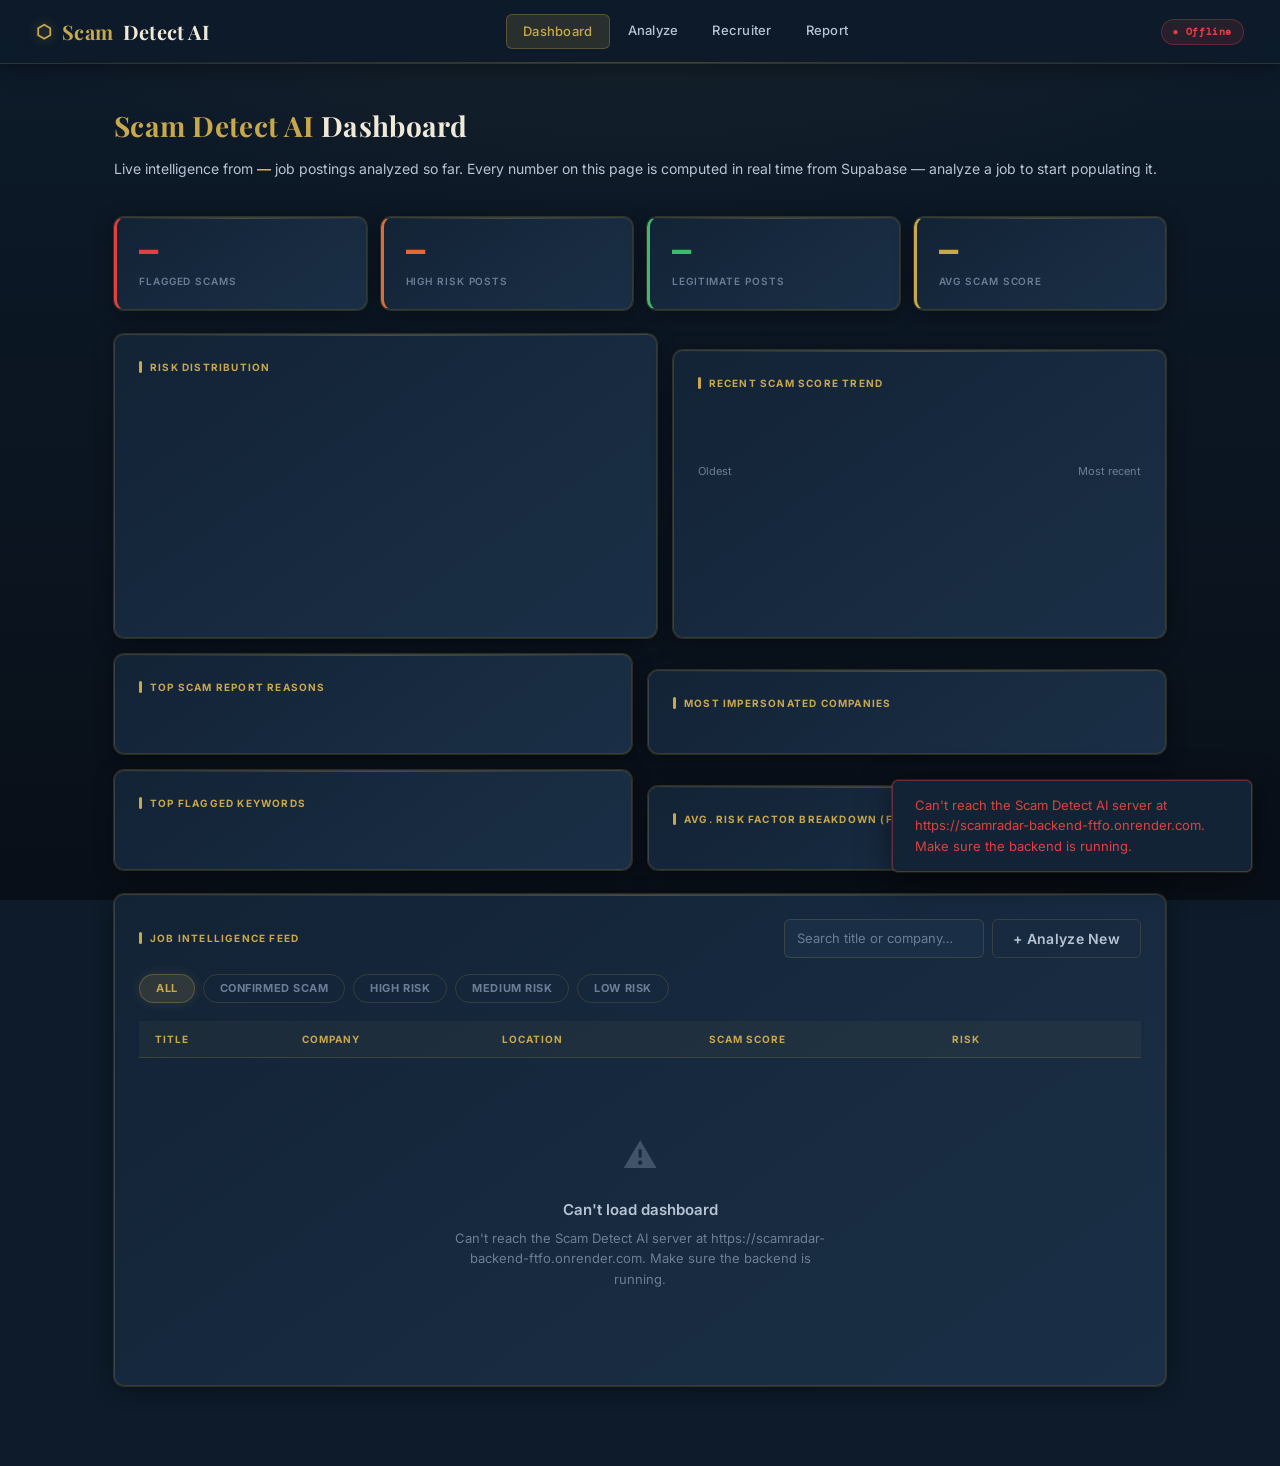
<file: frontend/index.html>
<!DOCTYPE html>
<html lang="en">
<head>
<meta charset="UTF-8"/>
<meta name="viewport" content="width=device-width,initial-scale=1"/>
<title>Scam Detect AI — Job Scam Detection</title>
<link rel="stylesheet" href="style.css"/>
</head>
<body>

<nav class="nav">
  <div class="nav-logo"><span>Scam</span>Detect AI</div>
  <div class="nav-links">
    <a href="index.html" class="active">Dashboard</a>
    <a href="scamanalysis.html">Analyze</a>
    <a href="recruiter.html">Recruiter</a>
    <a href="report.html">Report</a>
  </div>
  <span class="api-status" id="apiStatus">● Checking…</span>
</nav>

<div class="page">
  <div class="page-header">
    <h1 style="font-family:var(--serif)"><span style="color:var(--gold)">Scam Detect AI</span> Dashboard</h1>
    <p>Live intelligence from <strong id="totalJobs">—</strong> job postings analyzed so far. Every number on this page is computed in real time from Supabase — analyze a job to start populating it.</p>
  </div>

  <!-- Stat cards -->
  <div class="stats-row" id="statsRow">
    <div class="stat-card danger"><div class="val" id="s-flagged">—</div><div class="lbl">Flagged Scams</div></div>
    <div class="stat-card warn"><div class="val" id="s-highrisk">—</div><div class="lbl">High Risk Posts</div></div>
    <div class="stat-card ok"><div class="val" id="s-legit">—</div><div class="lbl">Legitimate Posts</div></div>
    <div class="stat-card accent"><div class="val" id="s-avgscore">—</div><div class="lbl">Avg Scam Score</div></div>
  </div>

  <div style="display:grid;grid-template-columns:1.1fr 1fr;gap:16px;margin-bottom:16px">
    <!-- Risk distribution donut -->
    <div class="card chart-card">
      <div class="card-title">Risk Distribution</div>
      <div class="donut-wrap">
        <canvas id="riskDonut" width="180" height="180"></canvas>
        <div class="donut-legend" id="riskLegend"></div>
      </div>
    </div>
    <!-- Score trend -->
    <div class="card chart-card">
      <div class="card-title">Recent Scam Score Trend</div>
      <div id="trendEmpty" class="empty-state" style="padding:30px 10px;display:none">
        <div class="es-sub">Not enough analyzed jobs yet to show a trend.</div>
      </div>
      <div class="trend-strip" id="trendStrip"></div>
      <div style="display:flex;justify-content:space-between;margin-top:8px;font-size:11px;color:var(--text3)">
        <span>Oldest</span><span>Most recent</span>
      </div>
    </div>
  </div>

  <div style="display:grid;grid-template-columns:1fr 1fr;gap:16px;margin-bottom:16px">
    <!-- Top scam reasons -->
    <div class="card">
      <div class="card-title">Top Scam Report Reasons</div>
      <div id="reasonChart" class="reason-chart"></div>
    </div>
    <!-- Top flagged companies -->
    <div class="card">
      <div class="card-title">Most Impersonated Companies</div>
      <div id="companyChart" class="reason-chart"></div>
    </div>
  </div>

  <div style="display:grid;grid-template-columns:1fr 1fr;gap:16px;margin-bottom:24px">
    <!-- Top flagged keywords -->
    <div class="card">
      <div class="card-title">Top Flagged Keywords</div>
      <div id="keywordChart" class="reason-chart"></div>
    </div>
    <!-- Risk factor breakdown -->
    <div class="card">
      <div class="card-title">Avg. Risk Factor Breakdown (Flagged Jobs)</div>
      <div id="factorChart" class="factor-chart"></div>
    </div>
  </div>

  <!-- Job table -->
  <div class="card">
    <div style="display:flex;align-items:center;justify-content:space-between;margin-bottom:16px;flex-wrap:wrap;gap:10px">
      <div class="card-title" style="margin-bottom:0">Job Intelligence Feed</div>
      <div style="display:flex;gap:8px">
        <input id="searchInput" type="text" placeholder="Search title or company…" style="width:200px;padding:7px 12px;font-size:13px"/>
        <button class="btn-secondary" onclick="window.location='scamanalysis.html'" style="white-space:nowrap">+ Analyze New</button>
      </div>
    </div>

    <div class="pill-row" id="filterPills">
      <div class="pill active" data-filter="all">All</div>
      <div class="pill" data-filter="scam">Confirmed Scam</div>
      <div class="pill" data-filter="high">High Risk</div>
      <div class="pill" data-filter="medium">Medium Risk</div>
      <div class="pill" data-filter="low">Low Risk</div>
    </div>

    <div class="table-wrap">
      <table id="jobTable">
        <thead>
          <tr>
            <th>Title</th>
            <th>Company</th>
            <th>Location</th>
            <th>Scam Score</th>
            <th>Risk</th>
            <th></th>
          </tr>
        </thead>
        <tbody id="jobBody">
          <tr><td colspan="6" class="empty">Loading jobs…</td></tr>
        </tbody>
      </table>
    </div>
  </div>
</div>

<script src="demo-data.js"></script>
<script src="config.js"></script>
<script src="scamdetectai.js"></script>
<script>
let allJobs = [];
let filtered = [];
let activeFilter = "all";

renderApiStatus("#apiStatus");

function renderChartBars(containerId, data) {
  const el = qs("#" + containerId);
  if (!el) return;
  const entries = Object.entries(data || {});
  if (!entries.length) {
    el.innerHTML = `<div class="empty-state" style="padding:24px 10px">
      <div class="es-sub">No data yet. This fills in automatically as jobs are analyzed and reported.</div>
    </div>`;
    return;
  }
  const maxVal = Math.max(...entries.map(([, v]) => v));
  el.innerHTML = entries.map(([k, v]) => `
    <div class="reason-row">
      <span class="reason-name" title="${k}">${k}</span>
      <div class="reason-bar"><div class="reason-fill" style="width:${(v/maxVal*100).toFixed(1)}%"></div></div>
      <span class="reason-count">${v}</span>
    </div>`).join("");
}

function renderFactorChart(containerId, breakdown) {
  const el = qs("#" + containerId);
  if (!el) return;
  const labels = {
    keyword_risk: ["Keyword", "var(--scam)"],
    domain_risk: ["Domain", "var(--high)"],
    recruiter_risk: ["Recruiter", "var(--medium)"],
    salary_risk: ["Salary", "var(--gold2)"],
    report_risk: ["Reports", "var(--low)"],
  };
  const entries = Object.entries(breakdown || {}).filter(([k]) => labels[k]);
  if (!entries.length || entries.every(([, v]) => !v)) {
    el.innerHTML = `<div class="empty-state" style="padding:24px 10px">
      <div class="es-sub">No flagged jobs yet — this fills in once postings are analyzed.</div>
    </div>`;
    return;
  }
  el.innerHTML = entries.map(([k, v]) => {
    const [name, color] = labels[k];
    return `<div class="factor-row">
      <span class="factor-name">${name}</span>
      <div class="factor-bar"><div class="factor-fill" style="width:${Math.min(v,100).toFixed(1)}%;background:${color}"></div></div>
      <span class="factor-val">${v.toFixed(1)}</span>
    </div>`;
  }).join("");
}

function drawDonut(canvasId, segments) {
  const canvas = qs("#" + canvasId);
  const ctx = canvas.getContext("2d");
  const total = segments.reduce((s, x) => s + x.value, 0);
  const cx = canvas.width / 2, cy = canvas.height / 2, r = Math.min(cx, cy) - 8, inner = r * 0.6;
  ctx.clearRect(0, 0, canvas.width, canvas.height);

  if (total === 0) {
    ctx.beginPath();
    ctx.arc(cx, cy, r, 0, Math.PI * 2);
    ctx.strokeStyle = "rgba(255,255,255,.08)";
    ctx.lineWidth = r - inner;
    ctx.stroke();
    ctx.fillStyle = "#6b7e95";
    ctx.font = "12px Inter, sans-serif";
    ctx.textAlign = "center";
    ctx.fillText("No data", cx, cy + 4);
    return;
  }

  let start = -Math.PI / 2;
  segments.forEach(seg => {
    if (seg.value <= 0) return;
    const angle = (seg.value / total) * Math.PI * 2;
    ctx.beginPath();
    ctx.arc(cx, cy, (r + inner) / 2, start, start + angle);
    ctx.lineWidth = r - inner;
    ctx.strokeStyle = seg.color;
    ctx.stroke();
    start += angle;
  });

  ctx.fillStyle = "#f0e9d8";
  ctx.font = "700 20px 'DM Mono', monospace";
  ctx.textAlign = "center";
  ctx.fillText(total.toLocaleString(), cx, cy - 2);
  ctx.fillStyle = "#6b7e95";
  ctx.font = "10px Inter, sans-serif";
  ctx.fillText("total", cx, cy + 14);
}

function renderRiskDonut(stats) {
  const scam = stats.high_risk_jobs ? Math.min(stats.high_risk_jobs, stats.flagged_jobs || stats.high_risk_jobs) : 0;
  const flaggedNotHigh = Math.max((stats.flagged_jobs || 0) - (stats.high_risk_jobs || 0), 0);
  const legit = stats.legit_jobs || 0;

  const segs = [
    { label: "Confirmed / High Risk", value: stats.high_risk_jobs || 0, color: "#e04040" },
    { label: "Flagged (Medium)", value: flaggedNotHigh, color: "#e8a83b" },
    { label: "Legitimate", value: legit, color: "#3dba6e" },
  ];
  drawDonut("riskDonut", segs);

  qs("#riskLegend").innerHTML = segs.map(s => `
    <div class="donut-legend-item">
      <span class="dot" style="background:${s.color}"></span>
      <span class="lname">${s.label}</span>
      <span class="lval">${s.value.toLocaleString()}</span>
    </div>`).join("");
}

function renderTrend(recentFlagged) {
  const strip = qs("#trendStrip");
  const emptyEl = qs("#trendEmpty");
  if (!recentFlagged || recentFlagged.length < 2) {
    strip.style.display = "none";
    emptyEl.style.display = "";
    return;
  }
  strip.style.display = "flex";
  emptyEl.style.display = "none";
  const scores = recentFlagged.map(j => j.score).reverse();
  const max = Math.max(...scores, 1);
  strip.innerHTML = scores.map(s => `<div class="trend-bar" style="height:${Math.max((s / max) * 100, 4)}%" title="${s.toFixed(1)}"></div>`).join("");
}

function renderTable() {
  const tbody = qs("#jobBody");

  if (!allJobs.length) {
    tbody.innerHTML = `<tr><td colspan="6">
      <div class="empty-state">
        <div class="es-icon">◎</div>
        <div class="es-title">No flagged jobs yet</div>
        <div class="es-sub">Analyze a job posting to start building your live intelligence feed. Every result is stored in Supabase and shows up here.</div>
      </div>
    </td></tr>`;
    return;
  }

  if (!filtered.length) {
    tbody.innerHTML = `<tr><td colspan="6" class="empty">No jobs match this filter.</td></tr>`;
    return;
  }

  tbody.innerHTML = filtered.map(j => {
    const cls = scoreClass(j.score);
    return `<tr>
      <td style="color:var(--text);font-weight:500;max-width:240px;overflow:hidden;text-overflow:ellipsis;white-space:nowrap" title="${j.title}">${j.title || "—"}</td>
      <td class="company">${j.company || "—"}</td>
      <td style="color:var(--text2);font-size:12px">${j.location || "—"}</td>
      <td class="mono" style="color:${scoreColor(j.score)}">${j.score.toFixed(1)}</td>
      <td><span class="badge ${cls}">${riskLabel(j.score).label}</span></td>
      <td><a href="scamanalysis.html" style="font-size:12px;color:var(--gold2)">Re-analyze →</a></td>
    </tr>`;
  }).join("");
}

function applyFilter() {
  const search = qs("#searchInput").value.toLowerCase();
  filtered = allJobs.filter(j => {
    const matchSearch = !search || (j.title||"").toLowerCase().includes(search) || (j.company||"").toLowerCase().includes(search);
    const cls = scoreClass(j.score);
    const matchFilter = activeFilter === "all" || cls === activeFilter;
    return matchSearch && matchFilter;
  });
  renderTable();
}

async function init() {
  let stats;
  let isDemo = false;
  try {
    stats = await fetchDashboard();
  } catch (err) {
    toast(err.message, "error");
    qs("#jobBody").innerHTML = `<tr><td colspan="6">
      <div class="empty-state">
        <div class="es-icon">⚠</div>
        <div class="es-title">Can't load dashboard</div>
        <div class="es-sub">${err.message}</div>
      </div>
    </td></tr>`;
    return;
  }

  // If Supabase genuinely has no analyzed jobs yet, fall back to sample
  // data (generated by the real scoring model — see demo-data.js) so the
  // dashboard isn't empty.
  if (!stats.total_jobs && typeof DEMO_DASHBOARD_DATA !== "undefined") {
    stats = DEMO_DASHBOARD_DATA;
    isDemo = true;
  }

  qs("#totalJobs").textContent = (stats.total_jobs || 0).toLocaleString();
  qs("#s-flagged").textContent = (stats.flagged_jobs || 0).toLocaleString();
  qs("#s-highrisk").textContent = (stats.high_risk_jobs || 0).toLocaleString();
  qs("#s-legit").textContent = (stats.legit_jobs || 0).toLocaleString();
  qs("#s-avgscore").textContent = (stats.avg_scam_score || 0).toFixed(1) + "%";

  renderRiskDonut(stats);
  renderChartBars("reasonChart", stats.report_reasons || {});
  renderChartBars("companyChart", stats.top_flagged_domains || {});
  renderChartBars("keywordChart", stats.top_keywords || {});
  renderFactorChart("factorChart", stats.avg_risk_breakdown || {});
  renderTrend(stats.recent_flagged || []);

  allJobs = [
    ...(stats.recent_flagged || []).map(j => ({ title: j.title, company: j.company, location: j.location, score: j.score })),
    ...(isDemo ? (stats.recent_legit || []).map(j => ({ title: j.title, company: j.company, location: j.location, score: j.score })) : []),
  ];
  filtered = allJobs;
  renderTable();
}

qsa("#filterPills .pill").forEach(p => {
  p.addEventListener("click", () => {
    qsa("#filterPills .pill").forEach(x => x.classList.remove("active"));
    p.classList.add("active");
    activeFilter = p.dataset.filter;
    applyFilter();
  });
});

qs("#searchInput").addEventListener("input", applyFilter);

init();
</script>
</body>
</html>
</file>
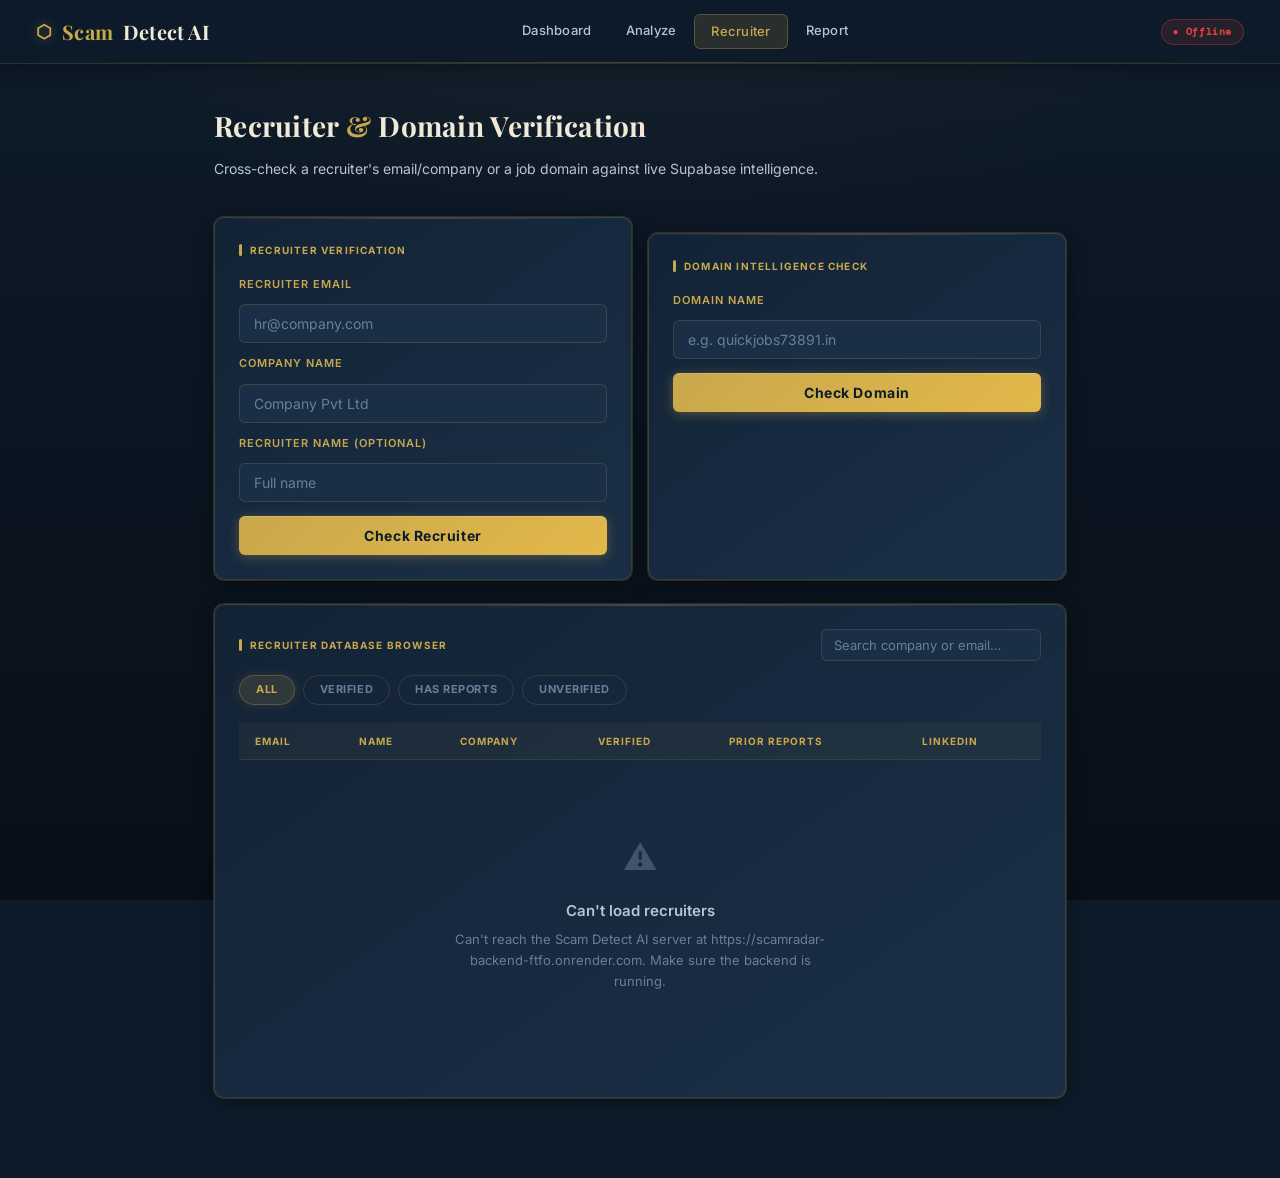
<file: frontend/recruiter.html>
<!DOCTYPE html>
<html lang="en">
<head>
<meta charset="UTF-8"/>
<meta name="viewport" content="width=device-width,initial-scale=1"/>
<title>Scam Detect AI — Recruiter &amp; Domain Check</title>
<link rel="stylesheet" href="style.css"/>
</head>
<body>

<nav class="nav">
  <div class="nav-logo"><span>Scam</span>Detect AI</div>
  <div class="nav-links">
    <a href="index.html">Dashboard</a>
    <a href="scamanalysis.html">Analyze</a>
    <a href="recruiter.html" class="active">Recruiter</a>
    <a href="report.html">Report</a>
  </div>
  <span class="api-status" id="apiStatus">● Checking…</span>
</nav>

<div class="page" style="max-width:900px">
  <div class="page-header">
    <h1 style="font-family:var(--serif)">Recruiter <span style="color:var(--gold)">&amp;</span> Domain Verification</h1>
    <p>Cross-check a recruiter's email/company or a job domain against live Supabase intelligence.</p>
  </div>

  <div style="display:grid;grid-template-columns:1fr 1fr;gap:16px">

    <!-- Recruiter check -->
    <div class="card">
      <div class="card-title">Recruiter Verification</div>
      <div class="form-group" style="margin-bottom:12px">
        <label>Recruiter Email</label>
        <input id="rEmail" type="email" placeholder="hr@company.com"/>
      </div>
      <div class="form-group" style="margin-bottom:12px">
        <label>Company Name</label>
        <input id="rCompany" type="text" placeholder="Company Pvt Ltd"/>
      </div>
      <div class="form-group" style="margin-bottom:14px">
        <label>Recruiter Name (optional)</label>
        <input id="rName" type="text" placeholder="Full name"/>
      </div>
      <button class="btn-primary" onclick="runRecruiterCheck()" id="recBtn" style="width:100%">Check Recruiter</button>

      <div id="recError" class="error-panel" style="display:none"></div>

      <div id="recResult" style="display:none;margin-top:16px">
        <hr class="divider"/>
        <div class="card-title">Result <span class="source-tag">live API</span></div>

        <div style="display:flex;align-items:center;gap:12px;margin-bottom:14px">
          <div style="text-align:center">
            <div id="recScore" class="mono" style="font-size:30px;font-weight:700;line-height:1">—</div>
            <div style="font-size:11px;color:var(--text3)">risk score</div>
          </div>
          <div>
            <div style="display:flex;align-items:center;gap:8px;margin-bottom:6px">
              <span class="badge" id="recBadge">—</span>
              <span id="recVerified" class="mono" style="font-size:12px"></span>
            </div>
            <div id="recName" style="font-size:14px;font-weight:600;color:var(--text)"></div>
            <div id="recCo" style="font-size:13px;color:var(--text2)"></div>
          </div>
        </div>

        <div class="info-grid" id="recInfoGrid" style="margin-bottom:14px"></div>

        <div id="recFlags" style="display:none">
          <div class="card-title">Risk Flags</div>
          <div id="recFlagList" class="kw-tags"></div>
        </div>
      </div>
    </div>

    <!-- Domain check -->
    <div class="card">
      <div class="card-title">Domain Intelligence Check</div>
      <div class="form-group" style="margin-bottom:14px">
        <label>Domain Name</label>
        <input id="dDomain" type="text" placeholder="e.g. quickjobs73891.in"/>
      </div>
      <button class="btn-primary" onclick="runDomainCheck()" id="domBtn" style="width:100%">Check Domain</button>

      <div id="domError" class="error-panel" style="display:none"></div>

      <div id="domResult" style="display:none;margin-top:16px">
        <hr class="divider"/>
        <div class="card-title">Result <span class="source-tag">live API</span></div>

        <div style="display:flex;align-items:center;gap:12px;margin-bottom:14px">
          <div style="text-align:center">
            <div id="domScore" class="mono" style="font-size:30px;font-weight:700;line-height:1">—</div>
            <div style="font-size:11px;color:var(--text3)">risk score</div>
          </div>
          <div>
            <span class="badge" id="domBadge">—</span>
            <div id="domName" style="font-size:13px;color:var(--text2);margin-top:4px"></div>
          </div>
        </div>

        <div class="info-grid" id="domInfoGrid"></div>

        <div id="domRiskBar" style="margin-top:14px">
          <div class="breakdown-label" style="margin-bottom:5px">
            <span>Domain Risk Score</span>
            <span id="domRiskPct"></span>
          </div>
          <div class="breakdown-bar" style="height:8px">
            <div class="breakdown-bar-fill" id="domBarFill" style="width:0%;height:100%"></div>
          </div>
        </div>
      </div>
    </div>
  </div>

  <!-- Database browser -->
  <div class="card mt-6">
    <div style="display:flex;align-items:center;justify-content:space-between;margin-bottom:14px;flex-wrap:wrap;gap:10px">
      <div class="card-title" style="margin-bottom:0">Recruiter Database Browser</div>
      <input id="recSearch" type="text" placeholder="Search company or email…" style="width:220px;padding:7px 12px;font-size:13px"/>
    </div>

    <div class="pill-row" id="recFilterPills">
      <div class="pill active" data-filter="all">All</div>
      <div class="pill" data-filter="verified">Verified</div>
      <div class="pill" data-filter="reported">Has Reports</div>
      <div class="pill" data-filter="unverified">Unverified</div>
    </div>

    <div class="table-wrap">
      <table>
        <thead>
          <tr>
            <th>Email</th>
            <th>Name</th>
            <th>Company</th>
            <th>Verified</th>
            <th>Prior Reports</th>
            <th>LinkedIn</th>
          </tr>
        </thead>
        <tbody id="recTableBody"><tr><td colspan="6" class="empty">Loading…</td></tr></tbody>
      </table>
    </div>
    <div style="font-size:12px;color:var(--text3);margin-top:10px" id="recTableInfo"></div>
  </div>
</div>

<script src="config.js"></script>
<script src="scamdetectai.js"></script>
<script>
renderApiStatus("#apiStatus");

async function runRecruiterCheck() {
  const email = qs("#rEmail").value.trim();
  const company = qs("#rCompany").value.trim();
  if (!email && !company) { toast("Enter an email or company name.", "error"); return; }
  const btn = qs("#recBtn");
  setLoading(btn, true);
  qs("#recError").style.display = "none";

  let r;
  try {
    r = await checkRecruiter(email, company);
  } catch (err) {
    qs("#recError").style.display = "";
    qs("#recError").innerHTML = `<strong>Lookup failed.</strong><br>${err.message}`;
    setLoading(btn, false);
    return;
  }
  setLoading(btn, false);

  qs("#recResult").style.display = "";

  const sc = r.risk_score || 0;
  const cls = scoreClass(sc);
  qs("#recScore").textContent = sc.toFixed(0);
  qs("#recScore").style.color = scoreColor(sc);
  qs("#recBadge").textContent = r.risk_level || "—";
  qs("#recBadge").className = `badge ${cls}`;

  qs("#recVerified").textContent = r.verified ? "✓ VERIFIED" : r.found ? "✗ NOT VERIFIED" : "";
  qs("#recVerified").style.color = r.verified ? "var(--low)" : "var(--text3)";

  qs("#recName").textContent = r.recruiter_name || (r.found ? "" : "Recruiter not found in database");
  qs("#recCo").textContent = r.company || "";

  qs("#recInfoGrid").innerHTML = `
    <div class="info-item"><span class="ik">Email Domain</span><span class="iv">${r.email_domain || "—"}</span></div>
    <div class="info-item"><span class="ik">Previous Reports</span><span class="iv" style="color:${r.previous_reports > 0 ? 'var(--scam)' : 'var(--low)'}">${r.previous_reports}</span></div>
    <div class="info-item"><span class="ik">Found in DB</span><span class="iv">${r.found ? "Yes" : "No"}</span></div>
    <div class="info-item"><span class="ik">LinkedIn</span><span class="iv">${r.linkedin_url ? `<a href="${r.linkedin_url}" target="_blank">View Profile</a>` : "Not linked"}</span></div>
  `;

  const flags = r.flags || [];
  if (flags.length) {
    qs("#recFlags").style.display = "";
    qs("#recFlagList").innerHTML = flags.map(f => `<span class="kw-tag">${f}</span>`).join("");
  } else {
    qs("#recFlags").style.display = "none";
  }
}

async function runDomainCheck() {
  const dom = qs("#dDomain").value.trim().replace(/^https?:\/\//, "").replace(/^www\./, "").split("/")[0];
  if (!dom) { toast("Enter a domain name to check.", "error"); return; }
  const btn = qs("#domBtn");
  setLoading(btn, true);
  qs("#domError").style.display = "none";

  let r;
  try {
    r = await checkDomain(dom);
  } catch (err) {
    qs("#domError").style.display = "";
    qs("#domError").innerHTML = `<strong>Lookup failed.</strong><br>${err.message}`;
    setLoading(btn, false);
    return;
  }
  setLoading(btn, false);

  qs("#domResult").style.display = "";

  const sc = r.risk_score || 0;
  const cls = scoreClass(sc);
  qs("#domScore").textContent = sc.toFixed(0);
  qs("#domScore").style.color = scoreColor(sc);
  qs("#domBadge").textContent = r.risk_level || "—";
  qs("#domBadge").className = `badge ${cls}`;
  qs("#domName").textContent = r.domain_name || dom;

  qs("#domInfoGrid").innerHTML = r.found ? `
    <div class="info-item"><span class="ik">Domain Age</span><span class="iv">${r.domain_age_days != null ? r.domain_age_days + " days" : "Unknown"}</span></div>
    <div class="info-item"><span class="ik">SSL Certificate</span><span class="iv" style="color:${r.ssl_valid ? 'var(--low)' : 'var(--scam)'}">${r.ssl_valid ? "✓ Valid" : "✗ Invalid / Missing"}</span></div>
    <div class="info-item"><span class="ik">Trust Score</span><span class="iv">${r.trust_score != null ? r.trust_score.toFixed(1) + " / 100" : "—"}</span></div>
    <div class="info-item"><span class="ik">Blacklisted</span><span class="iv" style="color:${r.blacklisted ? 'var(--scam)' : 'var(--low)'}">${r.blacklisted ? "✗ Yes — DANGER" : "✓ Not blacklisted"}</span></div>
  ` : `
    <div class="info-item" style="grid-column:1/-1">
      <span class="ik">Not in database — live pattern analysis</span>
      <div class="kw-tags" style="margin-top:8px">
        ${(r.pattern_flags || []).map(f => `<span class="kw-tag">${f}</span>`).join("") || `<span class="iv">No patterns detected</span>`}
      </div>
    </div>
  `;

  qs("#domRiskPct").textContent = sc.toFixed(1) + "%";
  qs("#domBarFill").style.width = sc + "%";
  qs("#domBarFill").style.background = scoreColor(sc);
}

// ── Recruiter DB Browser — live from Supabase via /recruiters ──────────────
let allRec = [];
let recFilter = "all";

async function buildRecTable() {
  try {
    const res = await listRecruiters();
    allRec = res.recruiters || [];
  } catch (err) {
    qs("#recTableBody").innerHTML = `<tr><td colspan="6">
      <div class="empty-state"><div class="es-icon">⚠</div><div class="es-title">Can't load recruiters</div><div class="es-sub">${err.message}</div></div>
    </td></tr>`;
    return;
  }
  renderRecTable();
}

function renderRecTable() {
  if (!allRec.length) {
    qs("#recTableBody").innerHTML = `<tr><td colspan="6">
      <div class="empty-state"><div class="es-icon">◎</div><div class="es-title">No recruiters in the database yet</div><div class="es-sub">Recruiter profiles populate here as they're added to Supabase.</div></div>
    </td></tr>`;
    qs("#recTableInfo").textContent = "";
    return;
  }

  const search = qs("#recSearch").value.toLowerCase();
  let rows = allRec.filter(r => {
    const email = (r.email || "").toLowerCase();
    const company = (r.company || "").toLowerCase();
    const name = (r.recruiter_name || "").toLowerCase();
    const ms = !search || email.includes(search) || company.includes(search) || name.includes(search);
    if (!ms) return false;
    if (recFilter === "verified") return r.verified;
    if (recFilter === "reported") return (r.previous_reports || 0) > 0;
    if (recFilter === "unverified") return !r.verified;
    return true;
  });

  qs("#recTableInfo").textContent = `${rows.length} recruiter(s) shown`;
  qs("#recTableBody").innerHTML = rows.length ? rows.map(r => `<tr>
    <td class="mono" style="font-size:12px">${r.email || "—"}</td>
    <td style="color:var(--text)">${r.recruiter_name || "—"}</td>
    <td>${r.company || "—"}</td>
    <td style="color:${r.verified ? 'var(--low)' : 'var(--text3)'}">${r.verified ? "✓ Yes" : "—"}</td>
    <td style="color:${(r.previous_reports||0) > 0 ? 'var(--scam)' : 'var(--text3)'}">${r.previous_reports || 0}</td>
    <td>${r.linkedin_url ? `<a href="${r.linkedin_url}" target="_blank" style="font-size:12px">View →</a>` : "<span style='color:var(--text3)'>—</span>"}</td>
  </tr>`).join("") : `<tr><td colspan="6" class="empty">No results.</td></tr>`;
}

qsa("#recFilterPills .pill").forEach(p => {
  p.addEventListener("click", () => {
    qsa("#recFilterPills .pill").forEach(x => x.classList.remove("active"));
    p.classList.add("active");
    recFilter = p.dataset.filter;
    renderRecTable();
  });
});
qs("#recSearch").addEventListener("input", renderRecTable);

// Pre-fill from query params (e.g. coming from the Analyze page)
const params = new URLSearchParams(location.search);
if (params.get("email")) { qs("#rEmail").value = params.get("email"); }
if (params.get("company")) { qs("#rCompany").value = params.get("company"); }
if (params.get("domain")) { qs("#dDomain").value = params.get("domain"); }

if (params.get("email") || params.get("company")) {
  setTimeout(() => runRecruiterCheck(), 200);
} else if (params.get("domain")) {
  setTimeout(() => runDomainCheck(), 200);
}

buildRecTable();
</script>
</body>
</html>
</file>
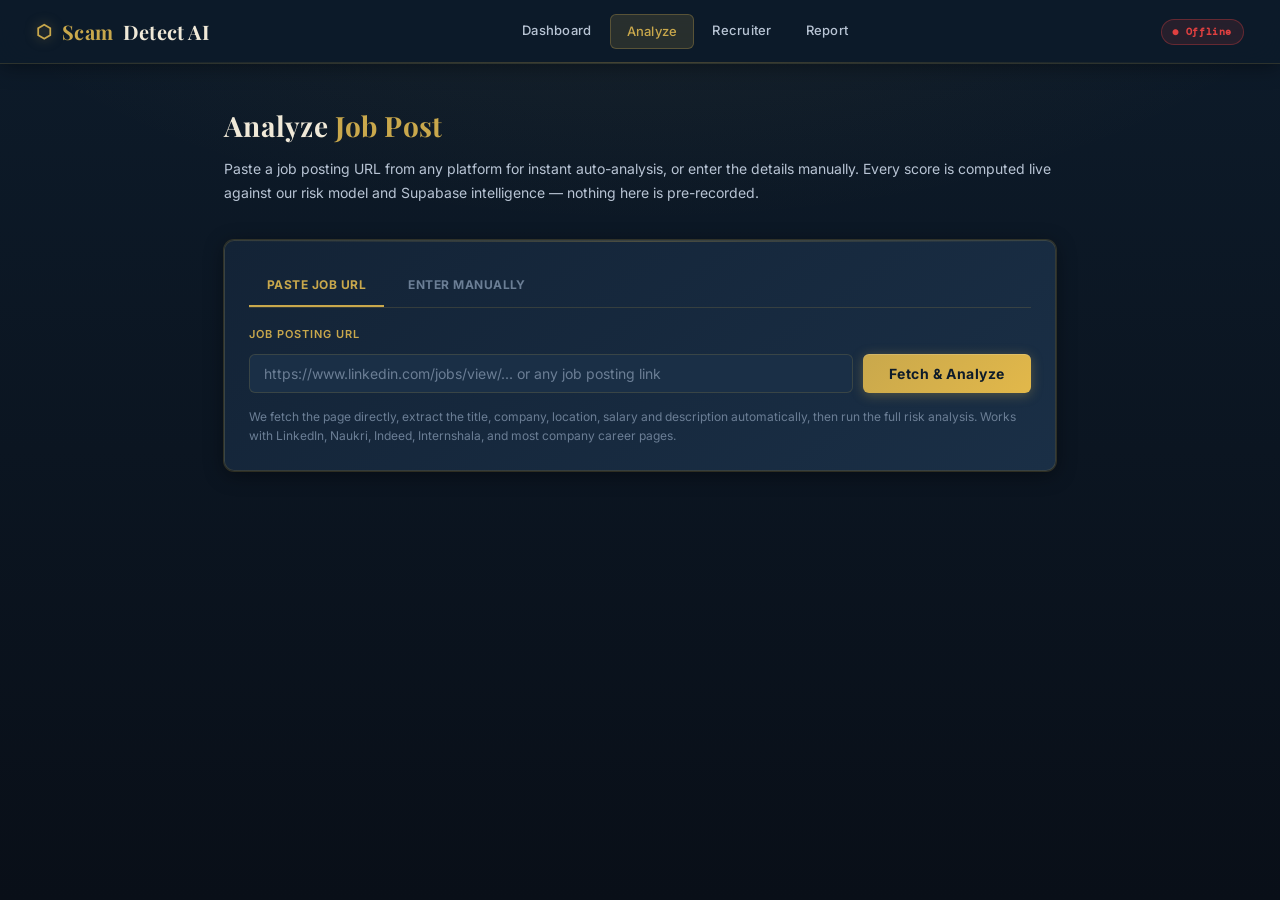
<file: frontend/scamanalysis.html>
<!DOCTYPE html>
<html lang="en">
<head>
<meta charset="UTF-8"/>
<meta name="viewport" content="width=device-width,initial-scale=1"/>
<title>Scam Detect AI — Analyze Job Post</title>
<link rel="stylesheet" href="style.css"/>
</head>
<body>

<nav class="nav">
  <div class="nav-logo"><span>Scam</span>Detect AI</div>
  <div class="nav-links">
    <a href="index.html">Dashboard</a>
    <a href="scamanalysis.html" class="active">Analyze</a>
    <a href="recruiter.html">Recruiter</a>
    <a href="report.html">Report</a>
  </div>
  <span class="api-status" id="apiStatus">● Checking…</span>
</nav>

<div class="page" style="max-width:880px">
  <div class="page-header">
    <h1 style="font-family:var(--serif)">Analyze <span style="color:var(--gold)">Job Post</span></h1>
    <p>Paste a job posting URL from any platform for instant auto-analysis, or enter the details manually. Every score is computed live against our risk model and Supabase intelligence — nothing here is pre-recorded.</p>
  </div>

  <div class="card">
    <div class="input-tabs">
      <div class="input-tab active" data-mode="url">Paste Job URL</div>
      <div class="input-tab" data-mode="manual">Enter Manually</div>
    </div>

    <!-- URL mode -->
    <div id="urlMode">
      <div class="form-group">
        <label>Job Posting URL</label>
        <div class="url-import-row">
          <input id="fJobUrl" type="text" placeholder="https://www.linkedin.com/jobs/view/... or any job posting link"/>
          <button class="btn-primary" id="scrapeBtn" onclick="runUrlAnalysis()" style="white-space:nowrap">Fetch &amp; Analyze</button>
        </div>
        <p class="url-import-hint">We fetch the page directly, extract the title, company, location, salary and description automatically, then run the full risk analysis. Works with LinkedIn, Naukri, Indeed, Internshala, and most company career pages.</p>
      </div>

      <div id="scrapePreview" class="scrape-preview" style="display:none"></div>
      <div id="urlError" class="error-panel" style="display:none"></div>
    </div>

    <!-- Manual mode -->
    <div id="manualMode" style="display:none">
      <div class="form-grid">
        <div class="form-group">
          <label>Job Title *</label>
          <input id="fTitle" type="text" placeholder="e.g. Data Science Intern"/>
        </div>
        <div class="form-group">
          <label>Company Name</label>
          <input id="fCompany" type="text" placeholder="e.g. TechCorp India Pvt Ltd"/>
        </div>
        <div class="form-group">
          <label>Salary / Stipend</label>
          <input id="fSalary" type="text" placeholder="e.g. ₹15000 or 25000"/>
        </div>
        <div class="form-group">
          <label>Location</label>
          <input id="fLocation" type="text" placeholder="e.g. Bengaluru, Karnataka"/>
        </div>
        <div class="form-group">
          <label>Source URL</label>
          <input id="fUrl" type="text" placeholder="https://example.com/job/123"/>
        </div>
        <div class="form-group">
          <label>Recruiter Email</label>
          <input id="fEmail" type="email" placeholder="hr@company.com"/>
        </div>
        <div class="form-group full">
          <label>Job Description *</label>
          <textarea id="fDesc" rows="6" placeholder="Paste the full job description here. The more text, the more accurate the analysis…"></textarea>
        </div>
      </div>
      <div style="display:flex;gap:10px;margin-top:16px">
        <button class="btn-primary" id="analyzeBtn" onclick="runAnalysis()">Analyze Job Post</button>
        <button class="btn-secondary" onclick="clearForm()">Clear</button>
      </div>
    </div>
  </div>

  <!-- Result -->
  <div id="resultArea" style="display:none">
    <div class="card mt-4" id="resultCard">
      <div class="card-title">Analysis Result <span class="source-tag" id="sourceTag">live API</span></div>

      <!-- Score ring + risk level -->
      <div class="score-ring-wrap">
        <div class="score-ring">
          <svg width="100" height="100" viewBox="0 0 100 100">
            <circle cx="50" cy="50" r="40" fill="none" stroke="var(--bg3)" stroke-width="10"/>
            <circle cx="50" cy="50" r="40" fill="none" id="ringCircle"
              stroke-width="10" stroke-linecap="round"
              stroke-dasharray="251.2" stroke-dashoffset="251.2"
              style="transition:stroke-dashoffset .8s ease"/>
          </svg>
          <div class="ring-val"><span id="ringScore">—</span><small>/ 100</small></div>
        </div>
        <div class="score-meta">
          <h2 id="riskTitle">—</h2>
          <p id="riskRec" style="margin-top:6px"></p>
          <div style="margin-top:10px"><span class="badge" id="riskBadge">—</span></div>
        </div>
      </div>

      <!-- Risk breakdown -->
      <hr class="divider"/>
      <div class="card-title">Risk Breakdown</div>
      <div class="breakdown-grid" id="breakdownGrid"></div>

      <!-- Flagged keywords -->
      <div id="kwSection" style="display:none">
        <hr class="divider"/>
        <div class="card-title">Flagged Phrases Detected</div>
        <div class="kw-tags" id="kwTags"></div>
      </div>

      <!-- Domain info -->
      <div id="domainSection" style="display:none">
        <hr class="divider"/>
        <div class="card-title">Domain Intelligence <span style="color:var(--text3);font-weight:400;text-transform:none;letter-spacing:0" id="domainSrcNote"></span></div>
        <div class="info-grid" id="domainGrid"></div>
      </div>

      <!-- Recruiter info -->
      <div id="recruiterSection" style="display:none">
        <hr class="divider"/>
        <div class="card-title">Recruiter Intelligence</div>
        <div class="info-grid" id="recruiterGrid"></div>
      </div>

      <!-- Actions -->
      <hr class="divider"/>
      <div style="display:flex;gap:10px;flex-wrap:wrap">
        <button class="btn-secondary" onclick="checkDomainBtn()">Check Domain</button>
        <button class="btn-secondary" onclick="checkRecruiterBtn()">Check Recruiter</button>
        <button class="btn-danger" onclick="goReport()">Report This Job</button>
      </div>
    </div>
  </div>

  <!-- History -->
  <div class="card mt-6" id="historyCard" style="display:none">
    <div class="card-title">Recent Analyses (this session)</div>
    <div class="table-wrap">
      <table>
        <thead><tr><th>Title</th><th>Company</th><th>Score</th><th>Risk</th><th>Time</th></tr></thead>
        <tbody id="historyBody"></tbody>
      </table>
    </div>
  </div>
</div>

<script src="config.js"></script>
<script src="scamdetectai.js"></script>
<script>
let history = [];
let lastTitle = "", lastCompany = "";

renderApiStatus("#apiStatus");

// ── Tab switching ──────────────────────────────────────────────────────────
qsa(".input-tab").forEach(tab => {
  tab.addEventListener("click", () => {
    qsa(".input-tab").forEach(t => t.classList.remove("active"));
    tab.classList.add("active");
    const mode = tab.dataset.mode;
    qs("#urlMode").style.display = mode === "url" ? "" : "none";
    qs("#manualMode").style.display = mode === "manual" ? "" : "none";
  });
});

function clearForm() {
  ["fTitle","fCompany","fSalary","fLocation","fUrl","fEmail","fDesc"].forEach(id => {
    const el = qs("#" + id);
    if (el) el.value = "";
  });
  qs("#resultArea").style.display = "none";
}

function renderRing(score) {
  const circ = 251.2;
  const offset = circ - (score / 100) * circ;
  const c = scoreColor(score);
  const ring = qs("#ringCircle");
  ring.style.stroke = c;
  ring.style.strokeDashoffset = offset;
  qs("#ringScore").textContent = score.toFixed(0);
  qs("#ringScore").style.color = c;
}

function renderBreakdown(bd) {
  const keys = [
    ["keyword_risk", "Keyword Risk"],
    ["domain_risk", "Domain Risk"],
    ["recruiter_risk", "Recruiter Risk"],
    ["salary_risk", "Salary Anomaly"],
    ["report_risk", "Report History"],
  ];
  qs("#breakdownGrid").innerHTML = keys.map(([k, label]) => {
    const val = bd[k] || 0;
    return `<div class="breakdown-item">
      <div class="breakdown-label"><span>${label}</span><span style="color:${scoreColor(val)}">${val.toFixed(0)}%</span></div>
      <div class="breakdown-bar"><div class="breakdown-bar-fill" style="width:${val}%;background:${scoreColor(val)}"></div></div>
    </div>`;
  }).join("");
}

function renderDomain(dinfo) {
  if (!dinfo || Object.keys(dinfo).length === 0) {
    qs("#domainSection").style.display = "none";
    return;
  }
  qs("#domainSection").style.display = "";

  if (dinfo.found_in_database) {
    qs("#domainSrcNote").textContent = "(found in Supabase domain_reputation)";
    qs("#domainGrid").innerHTML = `
      <div class="info-item"><span class="ik">Domain Age</span><span class="iv">${dinfo.domain_age_days ?? "?"} days</span></div>
      <div class="info-item"><span class="ik">SSL Valid</span><span class="iv" style="color:${dinfo.ssl_valid ? 'var(--low)' : 'var(--scam)'}">${dinfo.ssl_valid ? "✓ Yes" : "✗ No"}</span></div>
      <div class="info-item"><span class="ik">Trust Score</span><span class="iv">${(dinfo.trust_score ?? 0).toFixed ? dinfo.trust_score.toFixed(1) : dinfo.trust_score}</span></div>
      <div class="info-item"><span class="ik">Blacklisted</span><span class="iv" style="color:${dinfo.blacklisted ? 'var(--scam)' : 'var(--low)'}">${dinfo.blacklisted ? "✗ Yes" : "✓ No"}</span></div>
    `;
  } else {
    // Domain isn't in our database yet — instead of showing fabricated
    // facts (fake "Domain Age: 0 days"), show the real, computed-on-the-spot
    // pattern analysis of the domain name itself (TLD, digit ratio,
    // hyphens, known job-platform recognition). This is genuine signal,
    // not a placeholder.
    qs("#domainSrcNote").textContent = "(not yet in our database — showing live pattern analysis)";
    const flags = dinfo.pattern_flags || [];
    qs("#domainGrid").innerHTML = `
      <div class="info-item" style="grid-column:1/-1">
        <span class="ik">Domain Name Pattern Analysis</span>
        <div class="kw-tags" style="margin-top:8px">
          ${flags.map(f => `<span class="kw-tag">${f}</span>`).join("") || `<span class="iv">No patterns detected</span>`}
        </div>
      </div>
    `;
  }
}

function renderRecruiter(rinfo) {
  if (!rinfo || Object.keys(rinfo).length === 0) {
    qs("#recruiterSection").style.display = "none";
    return;
  }
  qs("#recruiterSection").style.display = "";
  const rows = [];
  if (rinfo.recruiter_name) rows.push(["Name", rinfo.recruiter_name]);
  if (rinfo.company) rows.push(["Company on File", rinfo.company]);
  rows.push(["Free Email Provider", rinfo.free_email ? "Yes" : "No"]);
  if ("verified" in rinfo) rows.push(["Verified", rinfo.verified ? "✓ Yes" : "✗ No"]);
  if ("previous_reports" in rinfo) rows.push(["Previous Reports", rinfo.previous_reports]);
  if (rinfo.prior_reports_for_company) rows.push(["Company Scam Reports", rinfo.prior_reports_for_company]);
  qs("#recruiterGrid").innerHTML = rows.map(([k, v]) =>
    `<div class="info-item"><span class="ik">${k}</span><span class="iv">${v}</span></div>`
  ).join("");
}

function renderResult(result, sourceLabel) {
  qs("#resultArea").style.display = "";
  qs("#sourceTag").textContent = sourceLabel || "live API";

  renderRing(result.scam_score);
  const cls = scoreClass(result.scam_score);
  qs("#riskTitle").textContent = result.risk_level;
  qs("#riskTitle").style.color = scoreColor(result.scam_score);
  qs("#riskBadge").textContent = result.risk_level;
  qs("#riskBadge").className = `badge ${cls}`;
  qs("#riskRec").textContent = result.recommendation || "";

  if (result.risk_breakdown) renderBreakdown(result.risk_breakdown);

  const kws = result.flagged_keywords || [];
  if (kws.length) {
    qs("#kwSection").style.display = "";
    qs("#kwTags").innerHTML = kws.map(k => `<span class="kw-tag">${k}</span>`).join("");
  } else {
    qs("#kwSection").style.display = "none";
  }

  renderDomain(result.domain_info);
  renderRecruiter(result.recruiter_info);

  history.unshift({ title: lastTitle || "(untitled)", company: lastCompany || "—", score: result.scam_score, cls, time: new Date().toLocaleTimeString() });
  if (history.length > 10) history.pop();
  renderHistory();

  qs("#resultCard").scrollIntoView({ behavior: "smooth", block: "start" });
}

// ── Manual analysis ──────────────────────────────────────────────────────────
async function runAnalysis() {
  const title = qs("#fTitle").value.trim();
  const desc = qs("#fDesc").value.trim();
  if (!title && !desc) { toast("Please enter at least a title or description.", "error"); return; }

  const btn = qs("#analyzeBtn");
  setLoading(btn, true);

  let domain = "";
  const url = qs("#fUrl").value.trim();
  if (url) {
    try { domain = new URL(url.match(/^https?:\/\//) ? url : "https://" + url).hostname.replace(/^www\./, ""); } catch(_) {}
  }

  lastTitle = title; lastCompany = qs("#fCompany").value.trim();

  const fields = {
    title, company: lastCompany,
    description: desc, salary: qs("#fSalary").value,
    location: qs("#fLocation").value, url,
    domain, recruiterEmail: qs("#fEmail").value,
  };

  try {
    const result = await analyzeJob(fields);
    renderResult(result, "live API");
  } catch (err) {
    toast(err.message, "error");
  } finally {
    setLoading(btn, false);
  }
}

// ── URL paste + auto-scrape analysis ─────────────────────────────────────────
async function runUrlAnalysis() {
  const url = qs("#fJobUrl").value.trim();
  if (!url) { toast("Paste a job posting URL first.", "error"); return; }

  const btn = qs("#scrapeBtn");
  setLoading(btn, true);
  qs("#urlError").style.display = "none";
  qs("#scrapePreview").style.display = "none";

  try {
    const res = await analyzeJobByUrl(url);

    lastTitle = res.scraped_title || "(untitled)";
    lastCompany = res.scraped_company || "—";

    qs("#scrapePreview").style.display = "";
    qs("#scrapePreview").innerHTML = `
      <div class="sp-title">Extracted from page (${res.extraction_method === "jsonld" ? "structured data" : "page content"})</div>
      <div class="sp-grid">
        <div class="sp-row"><span class="sp-k">Title</span><span class="sp-v">${res.scraped_title || "—"}</span></div>
        <div class="sp-row"><span class="sp-k">Company</span><span class="sp-v">${res.scraped_company || "—"}</span></div>
        <div class="sp-row"><span class="sp-k">Location</span><span class="sp-v">${res.scraped_location || "—"}</span></div>
        <div class="sp-row"><span class="sp-k">Salary</span><span class="sp-v">${res.scraped_salary || "—"}</span></div>
        <div class="sp-row"><span class="sp-k">Domain</span><span class="sp-v">${res.domain || "—"}</span></div>
      </div>
      ${res.partial_extraction ? `<div class="sp-warn">⚠ Some fields could not be found on this page — the score below is based on what we could extract. Switch to "Enter Manually" to fill in the rest for a more accurate result.</div>` : ""}
    `;

    renderResult(res.analysis, "auto-scraped");
  } catch (err) {
    qs("#urlError").style.display = "";
    qs("#urlError").innerHTML = `<strong>Couldn't analyze that URL.</strong><br>${err.message}`;
  } finally {
    setLoading(btn, false);
  }
}

function renderHistory() {
  if (!history.length) return;
  qs("#historyCard").style.display = "";
  qs("#historyBody").innerHTML = history.map(h => `<tr>
    <td style="color:var(--text)">${h.title}</td>
    <td>${h.company}</td>
    <td class="mono" style="color:${scoreColor(h.score)}">${h.score.toFixed(1)}</td>
    <td><span class="badge ${h.cls}">${riskLabel(h.score).label}</span></td>
    <td style="color:var(--text3)">${h.time}</td>
  </tr>`).join("");
}

function checkDomainBtn() {
  const url = (qs("#fJobUrl").value || qs("#fUrl").value || "").trim();
  let dom = "";
  if (url) { try { dom = new URL(url.match(/^https?:\/\//) ? url : "https://" + url).hostname.replace(/^www\./,""); } catch(_){} }
  if (!dom) { toast("Enter a job URL first to extract the domain.", "warn"); return; }
  window.location = `recruiter.html?domain=${encodeURIComponent(dom)}`;
}

function checkRecruiterBtn() {
  const email = qs("#fEmail").value.trim();
  const company = qs("#fCompany").value.trim() || lastCompany;
  if (!email && !company) { toast("Enter a recruiter email or company to check.", "warn"); return; }
  window.location = `recruiter.html?email=${encodeURIComponent(email)}&company=${encodeURIComponent(company)}`;
}

function goReport() {
  window.location = `report.html?title=${encodeURIComponent(lastTitle)}&company=${encodeURIComponent(lastCompany)}`;
}

// Enter key triggers fetch in URL mode
qs("#fJobUrl").addEventListener("keydown", e => { if (e.key === "Enter") runUrlAnalysis(); });
</script>
</body>
</html>
</file>
<file: frontend/style.css>
/* Scam Detect AI — Professional Gold & Navy Blue Theme */
@import url('https://fonts.googleapis.com/css2?family=Playfair+Display:wght@600;700&family=DM+Mono:wght@300;400;500&family=Inter:wght@400;500;600;700&display=swap');

:root {
  /* ── Core Palette ── */
  --navy:        #0d1b2a;
  --navy2:       #132336;
  --navy3:       #1a2f46;
  --navy4:       #1f3a57;
  --navy5:       #243f60;

  --gold:        #c9a84c;
  --gold2:       #e2b84a;
  --gold3:       #f0cc6e;
  --gold-dim:    rgba(201,168,76,.15);
  --gold-rim:    rgba(201,168,76,.30);

  /* ── Semantic roles ── */
  --bg:          var(--navy);
  --bg2:         var(--navy2);
  --bg3:         var(--navy3);
  --border:      rgba(201,168,76,.18);
  --border2:     rgba(201,168,76,.30);

  --text:        #f0e9d8;
  --text2:       #b8c4d4;
  --text3:       #6b7e95;

  --accent:      var(--gold);
  --accent2:     var(--gold2);

  /* ── Risk colours ── */
  --low:         #3dba6e;
  --medium:      #e8a83b;
  --high:        #e06b3a;
  --scam:        #e04040;

  --low-bg:      rgba(61,186,110,.12);
  --medium-bg:   rgba(232,168,59,.12);
  --high-bg:     rgba(224,107,58,.12);
  --scam-bg:     rgba(224,64,64,.12);

  /* ── Typography ── */
  --mono:        'DM Mono', monospace;
  --sans:        'Inter', system-ui, sans-serif;
  --serif:       'Playfair Display', Georgia, serif;

  /* ── Geometry ── */
  --radius:      10px;
  --radius2:     6px;
  --shadow:      0 4px 24px rgba(0,0,0,.45), 0 1px 4px rgba(0,0,0,.25);
  --shadow-gold: 0 0 0 1px rgba(201,168,76,.20), 0 4px 20px rgba(0,0,0,.4);
}

*, *::before, *::after { box-sizing: border-box; margin: 0; padding: 0; }
html { scroll-behavior: smooth; }
body {
  font-family: var(--sans);
  background: var(--bg);
  color: var(--text);
  min-height: 100vh;
  font-size: 14px;
  line-height: 1.6;
  -webkit-font-smoothing: antialiased;
  background-image:
    radial-gradient(ellipse 80% 50% at 50% -10%, rgba(201,168,76,.07) 0%, transparent 70%),
    linear-gradient(180deg, var(--navy) 0%, #090f18 100%);
  background-attachment: fixed;
}
a { color: var(--gold2); text-decoration: none; transition: color .2s; }
a:hover { color: var(--gold3); text-decoration: none; }

input, textarea, select {
  font-family: var(--sans);
  background: var(--navy3);
  border: 1px solid var(--border);
  color: var(--text);
  border-radius: var(--radius2);
  padding: 10px 14px;
  width: 100%;
  font-size: 14px;
  outline: none;
  transition: border .2s, box-shadow .2s;
}
input:focus, textarea:focus, select:focus {
  border-color: var(--gold);
  box-shadow: 0 0 0 3px rgba(201,168,76,.12);
}
input::placeholder, textarea::placeholder { color: var(--text3); }
select option { background: var(--navy3); color: var(--text); }
textarea { resize: vertical; min-height: 100px; }

button {
  font-family: var(--sans);
  cursor: pointer;
  border: none;
  border-radius: var(--radius2);
  font-size: 14px;
  font-weight: 600;
  transition: all .2s;
  letter-spacing: .02em;
}
button:active { transform: scale(.98); }
button:disabled { opacity: .4; cursor: not-allowed; }

label {
  font-size: 11px;
  color: var(--gold);
  font-weight: 600;
  letter-spacing: .09em;
  text-transform: uppercase;
  margin-bottom: 5px;
  display: block;
}

/* ── Navigation ── */
.nav {
  display: flex; align-items: center; justify-content: space-between;
  padding: 0 36px; height: 64px;
  background: rgba(13,27,42,.92);
  border-bottom: 1px solid var(--border);
  position: sticky; top: 0; z-index: 100;
  backdrop-filter: blur(16px);
  box-shadow: 0 2px 20px rgba(0,0,0,.4);
}
.nav::after {
  content: '';
  position: absolute; bottom: 0; left: 36px; right: 36px; height: 1px;
  background: linear-gradient(90deg, transparent, var(--gold-rim), transparent);
}
.nav-logo {
  font-family: var(--serif);
  font-size: 20px;
  font-weight: 700;
  color: var(--text);
  display: flex;
  align-items: center;
  gap: 10px;
  letter-spacing: .01em;
}
.nav-logo span { color: var(--gold); }
.nav-logo::before {
  content: '⬡';
  color: var(--gold);
  font-size: 18px;
  filter: drop-shadow(0 0 6px rgba(201,168,76,.5));
}
.nav-links { display: flex; gap: 2px; }
.nav-links a {
  color: var(--text2);
  font-size: 13px;
  font-weight: 500;
  padding: 6px 16px;
  border-radius: var(--radius2);
  transition: all .2s;
  letter-spacing: .02em;
}
.nav-links a:hover { color: var(--gold2); background: var(--gold-dim); }
.nav-links a.active {
  color: var(--gold);
  background: var(--gold-dim);
  border: 1px solid var(--gold-rim);
}

/* ── Page shell ── */
.page { max-width: 1100px; margin: 0 auto; padding: 40px 24px 80px; }
.page-header { margin-bottom: 36px; }
.page-header h1 {
  font-family: var(--serif);
  font-size: 28px;
  font-weight: 700;
  color: var(--text);
  margin-bottom: 8px;
  letter-spacing: .01em;
}
.page-header h1 .gold { color: var(--gold); }
.page-header p { color: var(--text2); font-size: 14px; line-height: 1.7; }
.page-header strong { color: var(--gold2); font-weight: 600; }

/* ── Cards ── */
.card {
  background: linear-gradient(145deg, var(--navy2), var(--navy3));
  border: 1px solid var(--border);
  border-radius: var(--radius);
  padding: 24px;
  box-shadow: var(--shadow-gold);
  position: relative;
  overflow: hidden;
}
.card::before {
  content: '';
  position: absolute; top: 0; left: 0; right: 0; height: 1px;
  background: linear-gradient(90deg, transparent, var(--gold-rim), transparent);
}
.card + .card { margin-top: 16px; }
.card-title {
  font-size: 10px;
  font-weight: 700;
  text-transform: uppercase;
  letter-spacing: .12em;
  color: var(--gold);
  margin-bottom: 18px;
  display: flex;
  align-items: center;
  gap: 8px;
}
.card-title::before {
  content: '';
  display: inline-block;
  width: 3px; height: 12px;
  background: var(--gold);
  border-radius: 2px;
  flex-shrink: 0;
}

/* ── Form grid ── */
.form-grid { display: grid; grid-template-columns: 1fr 1fr; gap: 16px; }
.form-grid .full { grid-column: 1 / -1; }
.form-group { display: flex; flex-direction: column; gap: 6px; }

/* ── Buttons ── */
.btn-primary {
  background: linear-gradient(135deg, var(--gold) 0%, var(--gold2) 100%);
  color: var(--navy);
  padding: 11px 26px;
  font-size: 14px;
  font-weight: 700;
  letter-spacing: .04em;
  box-shadow: 0 2px 12px rgba(201,168,76,.35), inset 0 1px 0 rgba(255,255,255,.15);
}
.btn-primary:hover:not(:disabled) {
  background: linear-gradient(135deg, var(--gold2) 0%, var(--gold3) 100%);
  box-shadow: 0 4px 20px rgba(201,168,76,.45);
  transform: translateY(-1px);
}
.btn-secondary {
  background: transparent;
  color: var(--text2);
  border: 1px solid var(--border);
  padding: 10px 20px;
}
.btn-secondary:hover:not(:disabled) {
  border-color: var(--gold-rim);
  color: var(--gold2);
  background: var(--gold-dim);
}
.btn-danger {
  background: var(--scam-bg);
  color: var(--scam);
  border: 1px solid rgba(224,64,64,.35);
  padding: 10px 20px;
}
.btn-danger:hover:not(:disabled) {
  background: rgba(224,64,64,.2);
}

/* ── Risk badges ── */
.badge {
  display: inline-flex; align-items: center; gap: 5px;
  padding: 4px 12px; border-radius: 100px;
  font-size: 11px; font-weight: 700; font-family: var(--mono);
  letter-spacing: .06em; text-transform: uppercase;
}
.badge.low    { background: var(--low-bg);    color: var(--low);    border: 1px solid rgba(61,186,110,.25); }
.badge.medium { background: var(--medium-bg); color: var(--medium); border: 1px solid rgba(232,168,59,.25); }
.badge.high   { background: var(--high-bg);   color: var(--high);   border: 1px solid rgba(224,107,58,.25); }
.badge.scam   { background: var(--scam-bg);   color: var(--scam);   border: 1px solid rgba(224,64,64,.25); }

/* ── Score ring ── */
.score-ring-wrap { display: flex; align-items: center; gap: 24px; margin-bottom: 20px; }
.score-ring { position: relative; width: 108px; height: 108px; flex-shrink: 0; }
.score-ring svg { transform: rotate(-90deg); filter: drop-shadow(0 0 8px rgba(201,168,76,.2)); }
.score-ring .ring-val {
  position: absolute; inset: 0; display: flex; flex-direction: column;
  align-items: center; justify-content: center;
  font-family: var(--mono); font-size: 24px; font-weight: 500; line-height: 1;
}
.score-ring .ring-val small { font-size: 11px; color: var(--text3); margin-top: 3px; }
.score-meta h2 { font-family: var(--serif); font-size: 20px; font-weight: 700; margin-bottom: 6px; }
.score-meta p { color: var(--text2); font-size: 13px; max-width: 380px; line-height: 1.6; }

/* ── Risk breakdown bars ── */
.breakdown-grid { display: grid; grid-template-columns: 1fr 1fr; gap: 14px; margin-top: 16px; }
.breakdown-item { display: flex; flex-direction: column; gap: 6px; }
.breakdown-label { font-size: 11px; color: var(--text2); display: flex; justify-content: space-between; font-weight: 500; }
.breakdown-bar { height: 5px; background: rgba(255,255,255,.06); border-radius: 3px; overflow: hidden; }
.breakdown-bar-fill { height: 100%; border-radius: 3px; transition: width .6s ease; }

/* ── Keyword tags ── */
.kw-tags { display: flex; flex-wrap: wrap; gap: 6px; margin-top: 10px; }
.kw-tag {
  background: rgba(224,64,64,.12);
  color: #f87171;
  border: 1px solid rgba(224,64,64,.25);
  padding: 3px 10px; border-radius: 100px;
  font-size: 11px; font-family: var(--mono); letter-spacing: .04em;
}

/* ── Table ── */
.table-wrap { overflow-x: auto; }
table { width: 100%; border-collapse: collapse; font-size: 13px; }
th {
  text-align: left; padding: 10px 16px;
  color: var(--gold); font-weight: 700;
  font-size: 10px; text-transform: uppercase; letter-spacing: .1em;
  border-bottom: 1px solid var(--border);
  background: rgba(201,168,76,.05);
}
td { padding: 11px 16px; border-bottom: 1px solid rgba(201,168,76,.08); color: var(--text2); }
tr:last-child td { border-bottom: none; }
tr:hover td { background: rgba(201,168,76,.04); }
td.company { color: var(--text); font-weight: 500; }

/* ── Stat cards ── */
.stats-row { display: grid; grid-template-columns: repeat(4, 1fr); gap: 14px; margin-bottom: 24px; }
.stat-card {
  background: linear-gradient(145deg, var(--navy2), var(--navy3));
  border: 1px solid var(--border);
  border-radius: var(--radius);
  padding: 20px 22px;
  box-shadow: var(--shadow-gold);
  position: relative; overflow: hidden;
}
.stat-card::before {
  content: '';
  position: absolute; top: 0; left: 0; right: 0; height: 1px;
  background: linear-gradient(90deg, transparent, var(--gold-rim), transparent);
}
.stat-card .val {
  font-size: 30px; font-weight: 700;
  font-family: var(--mono); line-height: 1; margin-bottom: 5px;
}
.stat-card .lbl {
  font-size: 10px; color: var(--text3);
  text-transform: uppercase; letter-spacing: .09em; font-weight: 600;
}
.stat-card.danger { border-left: 3px solid var(--scam); }
.stat-card.danger .val { color: var(--scam); }
.stat-card.warn { border-left: 3px solid var(--high); }
.stat-card.warn .val { color: var(--high); }
.stat-card.ok { border-left: 3px solid var(--low); }
.stat-card.ok .val { color: var(--low); }
.stat-card.accent { border-left: 3px solid var(--gold); }
.stat-card.accent .val { color: var(--gold); }

/* ── Chart bars ── */
.reason-chart { display: flex; flex-direction: column; gap: 10px; margin-top: 12px; }
.reason-row { display: grid; grid-template-columns: 180px 1fr 42px; align-items: center; gap: 10px; font-size: 12px; }
.reason-name { color: var(--text2); white-space: nowrap; overflow: hidden; text-overflow: ellipsis; }
.reason-bar { height: 6px; background: rgba(255,255,255,.06); border-radius: 4px; overflow: hidden; }
.reason-fill { height: 100%; border-radius: 4px; background: linear-gradient(90deg, var(--gold), var(--gold2)); }
.reason-count { color: var(--gold); text-align: right; font-family: var(--mono); font-weight: 600; }

/* ── Info rows ── */
.info-grid { display: grid; grid-template-columns: 1fr 1fr; gap: 12px; }
.info-item { display: flex; flex-direction: column; gap: 3px; }
.info-item .ik { font-size: 10px; color: var(--gold); text-transform: uppercase; letter-spacing: .08em; font-weight: 600; }
.info-item .iv { font-size: 13px; color: var(--text); font-family: var(--mono); }

/* ── Pill filter ── */
.pill-row { display: flex; gap: 8px; flex-wrap: wrap; margin-bottom: 18px; }
.pill {
  padding: 5px 16px; border-radius: 100px;
  font-size: 11px; font-weight: 700; cursor: pointer;
  background: transparent; color: var(--text3);
  border: 1px solid var(--border); transition: all .2s;
  letter-spacing: .05em; text-transform: uppercase;
}
.pill.active {
  background: var(--gold-dim);
  color: var(--gold);
  border-color: var(--gold-rim);
  box-shadow: 0 0 12px rgba(201,168,76,.15);
}
.pill:hover:not(.active) { border-color: var(--border2); color: var(--text2); }

/* ── Toast ── */
.sr-toast {
  position: fixed; bottom: 28px; right: 28px;
  background: var(--navy2);
  border: 1px solid var(--border);
  color: var(--text); padding: 14px 22px; border-radius: var(--radius2);
  font-size: 13px; z-index: 9999; opacity: 0;
  transform: translateY(12px); transition: all .3s;
  max-width: 360px;
  box-shadow: 0 8px 32px rgba(0,0,0,.5), 0 0 0 1px var(--border);
}
.sr-toast.show { opacity: 1; transform: none; }
.sr-toast--success { border-color: rgba(61,186,110,.4); color: var(--low); }
.sr-toast--error   { border-color: rgba(224,64,64,.4);  color: var(--scam); }
.sr-toast--warn    { border-color: rgba(232,168,59,.4); color: var(--medium); }

/* ── Source tag ── */
.source-tag {
  display: inline-flex; align-items: center; gap: 4px;
  font-size: 10px; font-family: var(--mono);
  padding: 2px 9px; border-radius: 100px;
  background: var(--gold-dim); color: var(--gold);
  border: 1px solid var(--gold-rim); margin-left: 10px;
  letter-spacing: .05em;
}

/* ── Misc utilities ── */
.empty { text-align: center; padding: 40px; color: var(--text3); }
.mono  { font-family: var(--mono); }
.dim   { color: var(--text2); }
.mt-2  { margin-top: 8px; }
.mt-4  { margin-top: 16px; }
.mt-6  { margin-top: 24px; }
.flex  { display: flex; align-items: center; }
.gap-2 { gap: 8px; }
.text-scam { color: var(--scam); }
.text-ok   { color: var(--low); }
.text-warn { color: var(--medium); }
hr.divider {
  border: none;
  border-top: 1px solid var(--border);
  margin: 22px 0;
  background: linear-gradient(90deg, transparent, var(--gold-rim), transparent);
  height: 1px; border: none;
}

/* ── Scrollbar ── */
::-webkit-scrollbar { width: 6px; height: 6px; }
::-webkit-scrollbar-track { background: var(--navy); }
::-webkit-scrollbar-thumb { background: rgba(201,168,76,.3); border-radius: 3px; }
::-webkit-scrollbar-thumb:hover { background: rgba(201,168,76,.5); }

/* ── API live/offline status pill ── */
.api-status {
  font-size: 10px; font-family: var(--mono); font-weight: 600;
  padding: 4px 11px; border-radius: 100px; letter-spacing: .06em;
  border: 1px solid var(--border); color: var(--text3);
  display: inline-flex; align-items: center; gap: 5px; cursor: default;
}
.api-status--ok   { color: var(--low);  border-color: rgba(61,186,110,.35);  background: var(--low-bg); }
.api-status--down { color: var(--scam); border-color: rgba(224,64,64,.35);   background: var(--scam-bg); }

/* ── Input mode tabs (URL vs Manual) ── */
.input-tabs { display: flex; gap: 6px; margin-bottom: 18px; border-bottom: 1px solid var(--border); }
.input-tab {
  padding: 10px 18px; font-size: 12px; font-weight: 700; letter-spacing: .04em;
  text-transform: uppercase; color: var(--text3); cursor: pointer;
  border-bottom: 2px solid transparent; transition: all .2s; background: none; border-radius: 0;
}
.input-tab:hover { color: var(--text2); }
.input-tab.active { color: var(--gold); border-bottom-color: var(--gold); }

/* ── URL import bar ── */
.url-import-row { display: flex; gap: 10px; align-items: stretch; }
.url-import-row input { flex: 1; }
.url-import-hint { font-size: 12px; color: var(--text3); margin-top: 8px; line-height: 1.6; }
.url-import-hint strong { color: var(--text2); }

/* ── Scraped-data preview chip list ── */
.scrape-preview {
  margin-top: 16px; padding: 14px 16px;
  background: rgba(201,168,76,.06); border: 1px dashed var(--gold-rim);
  border-radius: var(--radius2);
}
.scrape-preview .sp-title { font-size: 11px; font-weight: 700; color: var(--gold); text-transform: uppercase; letter-spacing: .08em; margin-bottom: 10px; }
.scrape-preview .sp-grid { display: grid; grid-template-columns: 1fr 1fr; gap: 8px 18px; font-size: 12px; }
.scrape-preview .sp-row { display: flex; flex-direction: column; gap: 2px; min-width: 0; }
.scrape-preview .sp-k { color: var(--text3); font-size: 10px; text-transform: uppercase; letter-spacing: .06em; }
.scrape-preview .sp-v { color: var(--text); overflow: hidden; text-overflow: ellipsis; white-space: nowrap; }
.scrape-preview .sp-warn { margin-top: 10px; font-size: 12px; color: var(--medium); }

/* ── Loading spinner ── */
.spinner {
  width: 14px; height: 14px; border-radius: 50%;
  border: 2px solid rgba(13,27,42,.25); border-top-color: var(--navy);
  display: inline-block; animation: spin .7s linear infinite; vertical-align: -2px; margin-right: 7px;
}
@keyframes spin { to { transform: rotate(360deg); } }

/* ── Error panel ── */
.error-panel {
  background: var(--scam-bg); border: 1px solid rgba(224,64,64,.3);
  border-radius: var(--radius2); padding: 14px 16px; margin-top: 14px;
  color: #f87171; font-size: 13px; line-height: 1.6;
}
.error-panel strong { color: var(--scam); }

/* ── Empty state ── */
.empty-state {
  text-align: center; padding: 60px 24px; color: var(--text3);
}
.empty-state .es-icon { font-size: 34px; margin-bottom: 14px; opacity: .5; }
.empty-state .es-title { color: var(--text2); font-size: 15px; font-weight: 600; margin-bottom: 6px; }
.empty-state .es-sub { font-size: 13px; max-width: 380px; margin: 0 auto; line-height: 1.6; }

/* ── Dashboard chart canvases ── */
.chart-card canvas { width: 100% !important; max-height: 220px; }
.donut-wrap { display: flex; align-items: center; gap: 22px; }
.donut-legend { display: flex; flex-direction: column; gap: 9px; font-size: 12px; flex: 1; }
.donut-legend-item { display: flex; align-items: center; gap: 8px; justify-content: space-between; }
.donut-legend-item .dot { width: 9px; height: 9px; border-radius: 50%; flex-shrink: 0; }
.donut-legend-item .lname { color: var(--text2); flex: 1; }
.donut-legend-item .lval { color: var(--text); font-family: var(--mono); font-weight: 600; }

/* ── Trend sparkline strip ── */
.trend-strip { display: flex; align-items: flex-end; gap: 3px; height: 46px; margin-top: 10px; }
.trend-bar { flex: 1; background: linear-gradient(180deg, var(--gold2), var(--gold-dim)); border-radius: 2px 2px 0 0; min-height: 3px; transition: height .5s ease; }

/* ── Risk factor breakdown bars (keyword/domain/recruiter/salary/report) ── */
.factor-chart { display: flex; flex-direction: column; gap: 12px; margin-top: 14px; }
.factor-row { display: grid; grid-template-columns: 110px 1fr 42px; align-items: center; gap: 10px; font-size: 12px; }
.factor-name { color: var(--text2); white-space: nowrap; }
.factor-bar { height: 9px; background: rgba(255,255,255,.06); border-radius: 5px; overflow: hidden; }
.factor-fill { height: 100%; border-radius: 5px; transition: width .5s ease; }
.factor-val { color: var(--text); text-align: right; font-family: var(--mono); font-weight: 600; }

/* ── Responsive ── */
@media (max-width: 768px) {
  .nav { padding: 0 18px; height: 58px; }
  .nav-links a { padding: 5px 10px; font-size: 12px; }
  .page { padding: 22px 14px 60px; }
  .form-grid { grid-template-columns: 1fr; }
  .stats-row { grid-template-columns: 1fr 1fr; }
  .breakdown-grid { grid-template-columns: 1fr; }
  .info-grid { grid-template-columns: 1fr; }
  .scrape-preview .sp-grid { grid-template-columns: 1fr; }
  .donut-wrap { flex-direction: column; }
}
</file>
